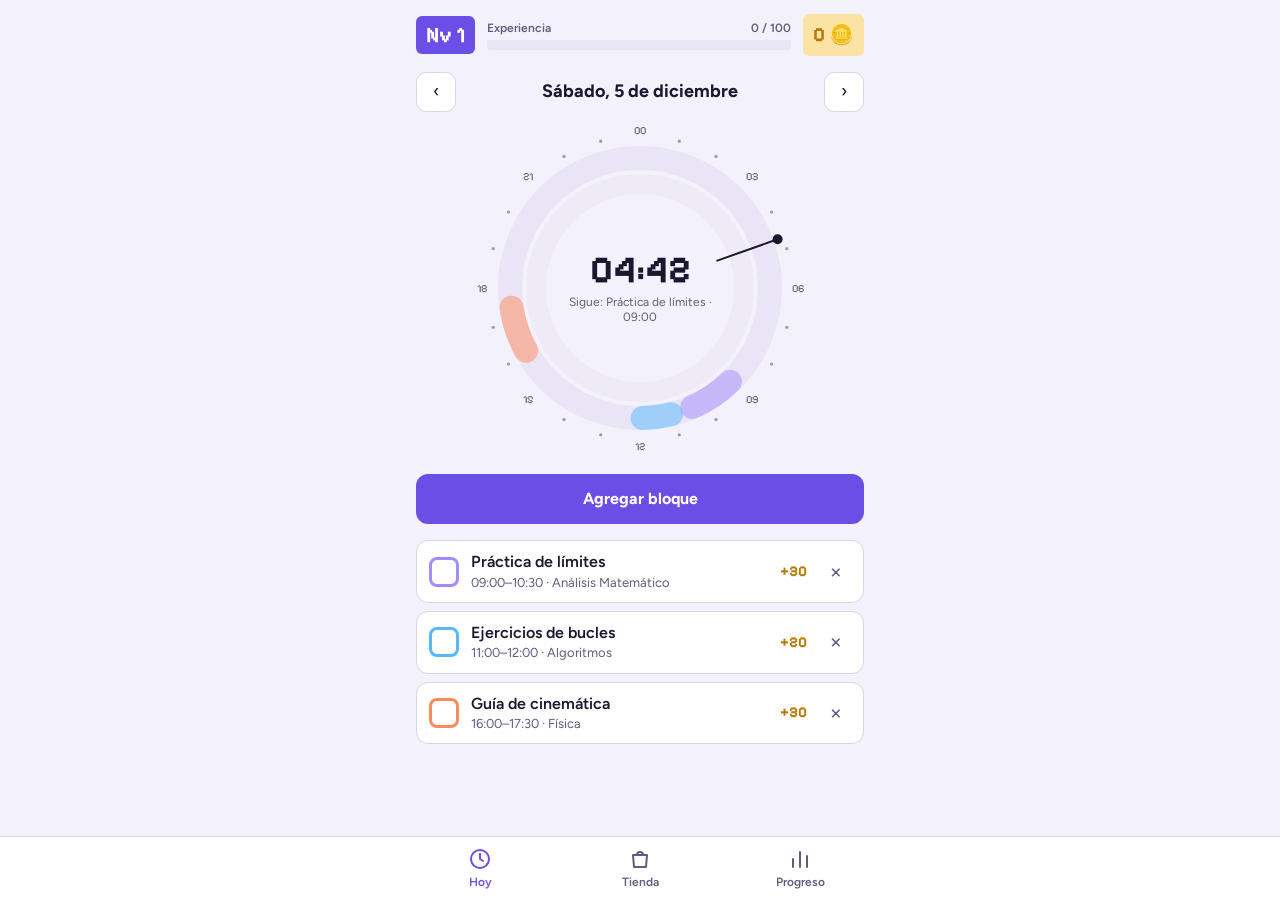
<file: index.html>
<!doctype html>
<html lang="es">
<head>
<meta charset="utf-8">
<meta name="viewport" content="width=device-width, initial-scale=1, viewport-fit=cover">
<title>Nivelá · estudiar como un juego</title>
<meta name="description" content="Planificador de estudio con reloj de 24 horas, experiencia, monedas y recompensas propias.">
<link rel="preconnect" href="https://fonts.googleapis.com">
<link rel="preconnect" href="https://fonts.gstatic.com" crossorigin>
<link href="https://fonts.googleapis.com/css2?family=Figtree:wght@400;500;600;700&family=Pixelify+Sans:wght@500;700&display=swap" rel="stylesheet">
<link rel="stylesheet" href="styles.css">
</head>
<body>
<div class="app">
  <header class="top">
    <div class="lvl" id="lvl">Nv 1</div>
    <div class="xpwrap">
      <div class="xptxt"><span>Experiencia</span><span id="xptxt">0 / 100</span></div>
      <div class="bar"><i id="xpbar" style="width:0%"></i></div>
    </div>
    <div class="coins" id="coins">0 🪙</div>
  </header>

  <main>
    <section id="v-hoy">
      <div class="daynav">
        <button class="iconbtn" data-act="prevDay" aria-label="Día anterior">‹</button>
        <h1 id="dateLabel"></h1>
        <button class="iconbtn" data-act="nextDay" aria-label="Día siguiente">›</button>
      </div>
      <button class="todaylink" data-act="goToday" id="todayLink" hidden>Volver a hoy</button>
      <div id="ringWrap">
        <div id="ringSvg"></div>
        <div id="ctr"></div>
      </div>
      <button class="primary addbtn" data-act="openTask">Agregar bloque</button>
      <ul class="list" id="taskList"></ul>
    </section>

    <section id="v-tienda" hidden>
      <div class="bigcoins"><div><b id="coinsBig">0</b><br><span>monedas disponibles</span></div><div style="font-size:34px" aria-hidden="true">🪙</div></div>
      <h2>Recompensas</h2>
      <div class="grid" id="shopGrid"></div>
      <h2>Para disfrutar</h2>
      <div id="invList"></div>
    </section>

    <section id="v-progreso" hidden>
      <div class="stats" id="stats"></div>
      <h2>Horas por materia</h2>
      <div id="subjList"></div>
      <div class="inline">
        <input id="sName" maxlength="40" placeholder="Nueva materia" aria-label="Nombre de la nueva materia">
        <button class="primary" data-act="addSubj">Sumar</button>
      </div>
      <button class="reset" id="resetBtn" data-act="reset">Borrar todo y empezar de cero</button>
    </section>
  </main>
</div>

<nav aria-label="Secciones"><div class="in">
  <button data-act="tab" data-tab="hoy" aria-current="page"><svg viewBox="0 0 24 24"><circle cx="12" cy="12" r="9"/><path d="M12 7v5l3 2"/></svg>Hoy</button>
  <button data-act="tab" data-tab="tienda"><svg viewBox="0 0 24 24"><path d="M5 8h14l-1 12H6L5 8z"/><path d="M9 8a3 3 0 0 1 6 0"/></svg>Tienda</button>
  <button data-act="tab" data-tab="progreso"><svg viewBox="0 0 24 24"><path d="M5 20V12M12 20V5M19 20V9"/></svg>Progreso</button>
</div></nav>

<div class="scrim" id="scrim" hidden data-act="close"></div>

<section class="sheet" id="sheetTask" role="dialog" aria-label="Nuevo bloque" hidden>
  <h2>Nuevo bloque</h2>
  <label>¿Qué vas a hacer?<input id="tTitle" maxlength="60" placeholder="Ej: Guía 3 de límites"></label>
  <label>Materia<select id="tSubj"></select></label>
  <div class="row2">
    <label>Desde<input type="time" id="tStart"></label>
    <label>Duración<select id="tDur">
      <option value="15">15 min</option><option value="30">30 min</option><option value="45">45 min</option>
      <option value="60" selected>1 h</option><option value="90">1 h 30</option><option value="120">2 h</option>
      <option value="180">3 h</option><option value="240">4 h</option>
    </select></label>
  </div>
  <div class="actions"><button class="ghost" data-act="close">Cancelar</button><button class="primary" data-act="saveTask">Agregar bloque</button></div>
</section>

<section class="sheet" id="sheetReward" role="dialog" aria-label="Nueva recompensa" hidden>
  <h2>Nueva recompensa</h2>
  <label>¿Con qué te premiás?<input id="rName" maxlength="40" placeholder="Ej: Tarde de PlayStation"></label>
  <div class="row2">
    <label>Ícono<input id="rEmo" maxlength="4" value="🎁"></label>
    <label>Costo en monedas<input id="rCost" type="number" min="5" step="5" value="100" inputmode="numeric"></label>
  </div>
  <div class="actions"><button class="ghost" data-act="close">Cancelar</button><button class="primary" data-act="saveReward">Agregar recompensa</button></div>
</section>

<div id="toast" role="status" aria-live="polite" hidden></div>

<script src="logic.js"></script>
<script src="app.js"></script>
</body>
</html>
</file>
<file: styles.css>
:root{
  --bg:#F3F1FA; --surface:#FFFFFF; --surface2:#E9E5F6; --text:#1B1730; --muted:#625C7D; --line:#D9D3EC;
  --accent:#6B4EE6; --on-accent:#FFFFFF; --coin:#B77A00; --coin-bg:#FBE3A6; --ok:#0F8A5A; --danger:#C93A30;
  --font-body:'Figtree',system-ui,-apple-system,'Segoe UI',sans-serif;
  --font-pixel:'Pixelify Sans','Courier New',monospace;
}
@media (prefers-color-scheme: dark){
  :root:not([data-theme="light"]){
    --bg:#100E1A; --surface:#1B1829; --surface2:#262238; --text:#F1EEFB; --muted:#9F99BA; --line:#332E4A;
    --accent:#A58BFF; --on-accent:#17112E; --coin:#F2B84B; --coin-bg:#3A2F14; --ok:#5ED6A5; --danger:#FF7A6E;
  }
}
:root[data-theme="dark"]{
  --bg:#100E1A; --surface:#1B1829; --surface2:#262238; --text:#F1EEFB; --muted:#9F99BA; --line:#332E4A;
  --accent:#A58BFF; --on-accent:#17112E; --coin:#F2B84B; --coin-bg:#3A2F14; --ok:#5ED6A5; --danger:#FF7A6E;
}
*,*::before,*::after{box-sizing:border-box}
[hidden]{display:none!important}
body{margin:0;background:var(--bg);color:var(--text);font-family:var(--font-body);font-size:16px;line-height:1.4;padding-bottom:96px;-webkit-tap-highlight-color:transparent}
button,input,select{font:inherit;color:inherit}
button{cursor:pointer}
:focus-visible{outline:3px solid var(--accent);outline-offset:2px}
.app{max-width:480px;margin:0 auto;padding:0 16px}

/* cabecera */
.top{position:sticky;top:0;z-index:5;background:var(--bg);padding:14px 0 12px;display:flex;align-items:center;gap:12px}
.lvl{font-family:var(--font-pixel);font-weight:700;font-size:22px;line-height:1;background:var(--accent);color:var(--on-accent);padding:8px 10px;border-radius:6px;min-width:58px;text-align:center}
.xpwrap{flex:1;min-width:0}
.xptxt{display:flex;justify-content:space-between;font-size:12px;color:var(--muted);margin-bottom:4px;font-weight:600}
.bar{height:10px;background:var(--surface2);border-radius:3px;overflow:hidden}
.bar>i{display:block;height:100%;background:var(--accent);transition:width .4s}
.coins{font-family:var(--font-pixel);font-weight:700;font-size:20px;color:var(--coin);background:var(--coin-bg);padding:7px 10px;border-radius:6px;white-space:nowrap}

/* navegación por día */
.daynav{display:flex;align-items:center;justify-content:space-between;margin:4px 0 6px}
.daynav h1{margin:0;font-size:18px;font-weight:700;text-align:center;flex:1}
.daynav h1::first-letter{text-transform:uppercase}
.iconbtn{width:40px;height:40px;border-radius:10px;border:1px solid var(--line);background:var(--surface);display:grid;place-items:center;font-size:18px}
.todaylink{display:block;margin:0 auto 4px;background:none;border:0;color:var(--accent);font-weight:600;font-size:14px;padding:4px 8px}

/* reloj de 24 h */
#ringWrap{position:relative;max-width:340px;margin:0 auto}
#ringWrap svg{display:block;width:100%;height:auto}
.track{fill:none;stroke:var(--surface2)}
.lab{font-family:var(--font-pixel);font-size:11px;fill:var(--muted);text-anchor:middle;dominant-baseline:central}
.blk{fill:none;stroke-linecap:round;cursor:pointer;opacity:.5}
.blk.done{opacity:1}
.blk.sel{opacity:1}
.halo{fill:none;stroke:var(--text);stroke-linecap:round;opacity:.9}
.needle{stroke:var(--text);stroke-width:2;stroke-linecap:round}
#ctr{position:absolute;left:50%;top:50%;transform:translate(-50%,-50%);width:50%;text-align:center;pointer-events:none}
.clock{font-family:var(--font-pixel);font-weight:700;font-size:38px;line-height:1}
.ctr-sub{font-size:12px;color:var(--muted);margin-top:6px;line-height:1.25}
.ctr-title{font-weight:700;font-size:15px;line-height:1.2;display:-webkit-box;-webkit-line-clamp:3;-webkit-box-orient:vertical;overflow:hidden}
.burst{position:absolute;left:50%;top:38%;transform:translateX(-50%);font-family:var(--font-pixel);font-weight:700;font-size:18px;color:var(--coin);background:var(--coin-bg);padding:6px 10px;border-radius:6px;white-space:nowrap;animation:up 1.3s ease-out forwards;pointer-events:none}
@keyframes up{0%{opacity:0;transform:translate(-50%,10px)}15%{opacity:1}100%{opacity:0;transform:translate(-50%,-48px)}}

/* botones */
.primary{width:100%;background:var(--accent);color:var(--on-accent);border:0;border-radius:12px;padding:14px;font-weight:700;font-size:16px}
.ghost{background:transparent;border:1px solid var(--line);border-radius:12px;padding:14px;font-weight:600}
.addbtn{margin:16px 0}

/* lista del día */
.list{list-style:none;margin:0;padding:0;display:flex;flex-direction:column;gap:8px}
.row{display:flex;align-items:center;gap:12px;background:var(--surface);border:1px solid var(--line);border-radius:12px;padding:10px 10px 10px 12px}
.row.sel{border-color:var(--accent)}
.chk{width:30px;height:30px;border-radius:8px;border:3px solid var(--c);background:transparent;flex:none;display:grid;place-items:center;padding:0}
.chk svg{width:16px;height:16px;opacity:0}
.row.done .chk{background:var(--c)}
.row.done .chk svg{opacity:1}
.rtxt{flex:1;min-width:0;text-align:left;background:none;border:0;padding:0}
.rt{font-weight:600;overflow:hidden;text-overflow:ellipsis;white-space:nowrap}
.rs{font-size:13px;color:var(--muted)}
.row.done .rt{text-decoration:line-through;color:var(--muted)}
.xpb{font-family:var(--font-pixel);font-weight:700;font-size:15px;color:var(--coin)}
.x{background:none;border:0;color:var(--muted);font-size:22px;width:34px;height:34px;border-radius:8px;line-height:1}
.empty{border:2px dashed var(--line);border-radius:12px;padding:20px;text-align:center;color:var(--muted)}

/* tienda */
h2{font-size:18px;margin:20px 0 10px}
.bigcoins{display:flex;align-items:center;justify-content:space-between;background:var(--coin-bg);border-radius:12px;padding:14px 16px;margin-top:4px}
.bigcoins b{font-family:var(--font-pixel);font-size:34px;color:var(--coin);line-height:1}
.bigcoins span{font-size:13px;color:var(--muted)}
.grid{display:grid;grid-template-columns:repeat(2,1fr);gap:10px}
.card{position:relative;background:var(--surface);border:1px solid var(--line);border-radius:12px;padding:14px 12px 12px;display:flex;flex-direction:column;align-items:center;gap:6px;text-align:center}
.card .del{position:absolute;top:4px;right:4px;background:none;border:0;color:var(--muted);font-size:18px;width:30px;height:30px}
.emo{font-size:34px;line-height:1}
.rn{font-weight:600;font-size:14px;min-height:38px;display:flex;align-items:center}
.buy{width:100%;border:0;border-radius:8px;background:var(--coin-bg);color:var(--coin);font-family:var(--font-pixel);font-weight:700;font-size:16px;padding:8px}
.buy[aria-disabled="true"]{opacity:.45}
.card.new{border-style:dashed;justify-content:center;color:var(--muted);background:transparent;font-weight:600;min-height:150px}
.inv{display:flex;align-items:center;gap:12px;background:var(--surface);border:1px solid var(--line);border-radius:12px;padding:10px 12px;margin-bottom:8px}
.inv .emo{font-size:26px}
.inv .rt{flex:1}
.use{border:1px solid var(--accent);color:var(--accent);background:transparent;border-radius:8px;padding:6px 12px;font-weight:700}

/* progreso */
.stats{display:grid;grid-template-columns:repeat(3,1fr);gap:8px;margin-top:4px}
.stat{background:var(--surface);border:1px solid var(--line);border-radius:12px;padding:12px 8px;text-align:center}
.stat b{display:block;font-family:var(--font-pixel);font-size:26px;line-height:1.1}
.stat span{font-size:12px;color:var(--muted)}
.subj{margin-bottom:12px}
.subj .top2{display:flex;justify-content:space-between;font-size:14px;font-weight:600;margin-bottom:4px;gap:8px}
.subj .top2 span:last-child{color:var(--muted);font-weight:500;white-space:nowrap}
.subj .bar{height:12px}
.subj .bar>i{background:var(--c)}
.inline{display:flex;gap:8px;margin-top:10px}
.inline input{flex:1;min-width:0}
.inline button{width:auto;padding:12px 16px}
.reset{margin-top:28px;width:100%;border:1px solid var(--line);background:none;border-radius:12px;padding:12px;color:var(--danger);font-weight:600}

/* campos y hojas */
input,select{width:100%;background:var(--surface);border:1px solid var(--line);border-radius:10px;padding:12px;min-height:46px}
label{display:block;font-size:13px;font-weight:600;color:var(--muted);margin-bottom:12px}
label>input,label>select{margin-top:6px;color:var(--text);font-weight:500}
.row2{display:grid;grid-template-columns:1fr 1fr;gap:10px}
.scrim{position:fixed;inset:0;background:rgba(10,8,20,.55);z-index:20}
.sheet{position:fixed;left:0;right:0;bottom:0;z-index:21;max-width:480px;margin:0 auto;background:var(--bg);border-radius:18px 18px 0 0;padding:18px 16px calc(18px + env(safe-area-inset-bottom,0px));box-shadow:0 -8px 30px rgba(0,0,0,.35);animation:sheet .22s ease-out}
@keyframes sheet{from{transform:translateY(30px);opacity:.6}to{transform:none;opacity:1}}
.sheet h2{margin:0 0 14px}
.actions{display:grid;grid-template-columns:1fr 2fr;gap:10px;margin-top:4px}

/* barra inferior */
nav{position:fixed;left:0;right:0;bottom:0;z-index:10;background:var(--surface);border-top:1px solid var(--line);padding-bottom:env(safe-area-inset-bottom,0px)}
nav .in{max-width:480px;margin:0 auto;display:grid;grid-template-columns:repeat(3,1fr)}
nav button{background:none;border:0;padding:10px 4px 9px;display:flex;flex-direction:column;align-items:center;gap:3px;font-size:12px;font-weight:600;color:var(--muted)}
nav button svg{width:24px;height:24px;stroke:currentColor;fill:none;stroke-width:2;stroke-linecap:round;stroke-linejoin:round}
nav button[aria-current="page"]{color:var(--accent)}
#toast{position:fixed;left:50%;bottom:calc(84px + env(safe-area-inset-bottom,0px));transform:translateX(-50%);background:var(--text);color:var(--bg);padding:10px 16px;border-radius:10px;font-weight:600;font-size:14px;z-index:30;max-width:90%;text-align:center}
@media (prefers-reduced-motion: reduce){
  *{animation-duration:.01ms!important;transition-duration:.01ms!important}
}
</file>
